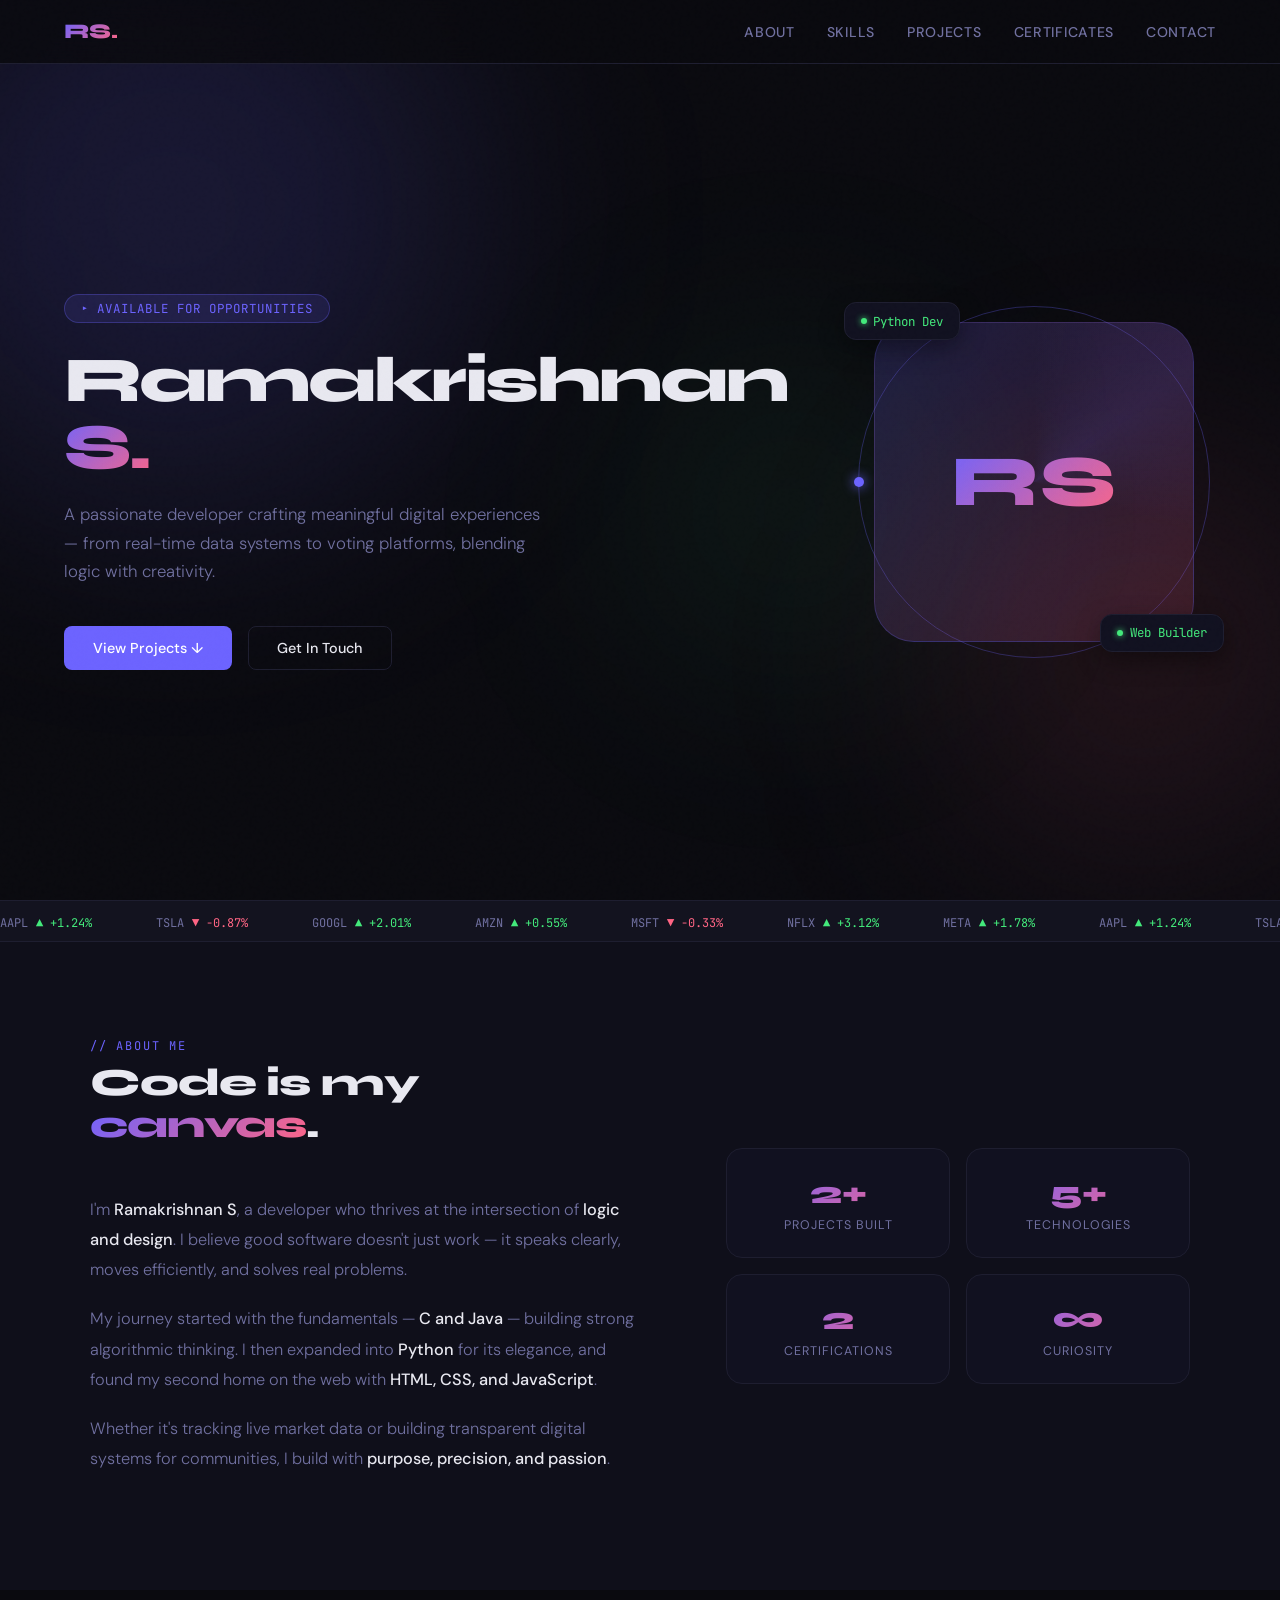
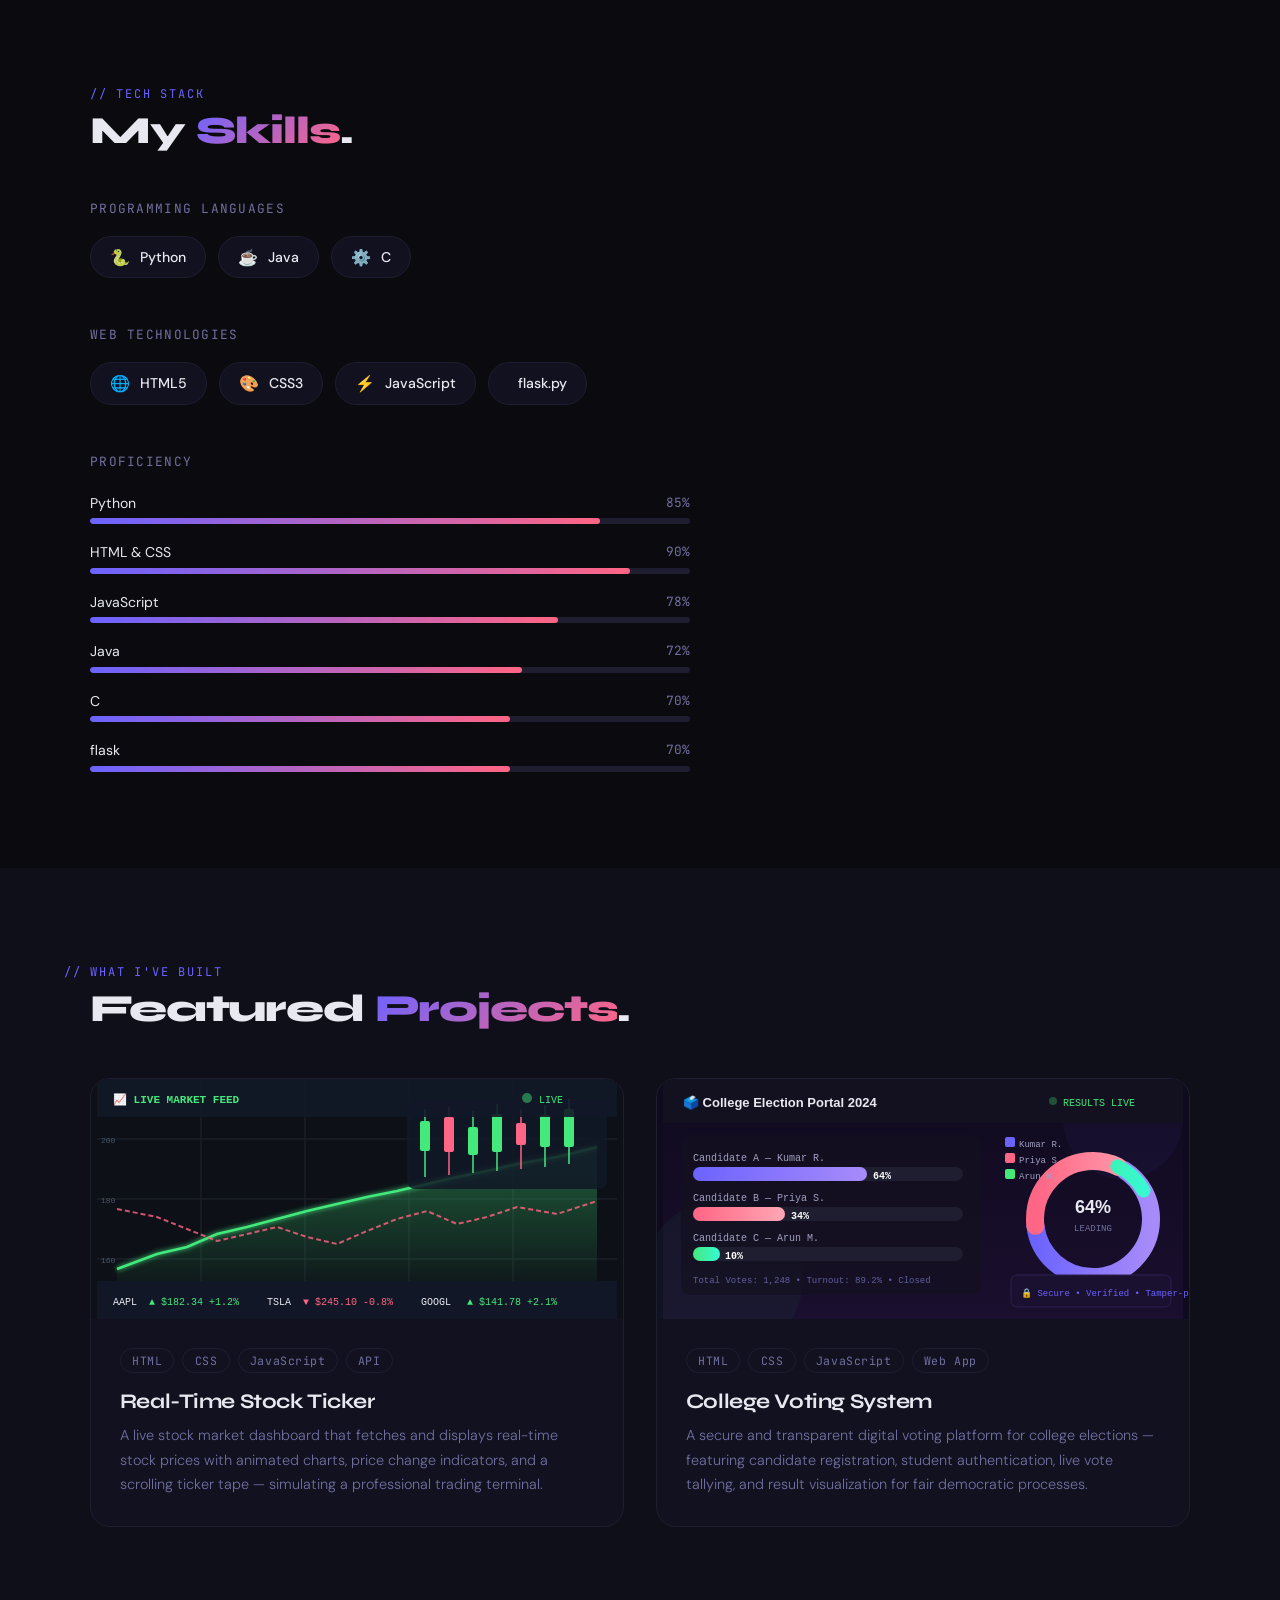
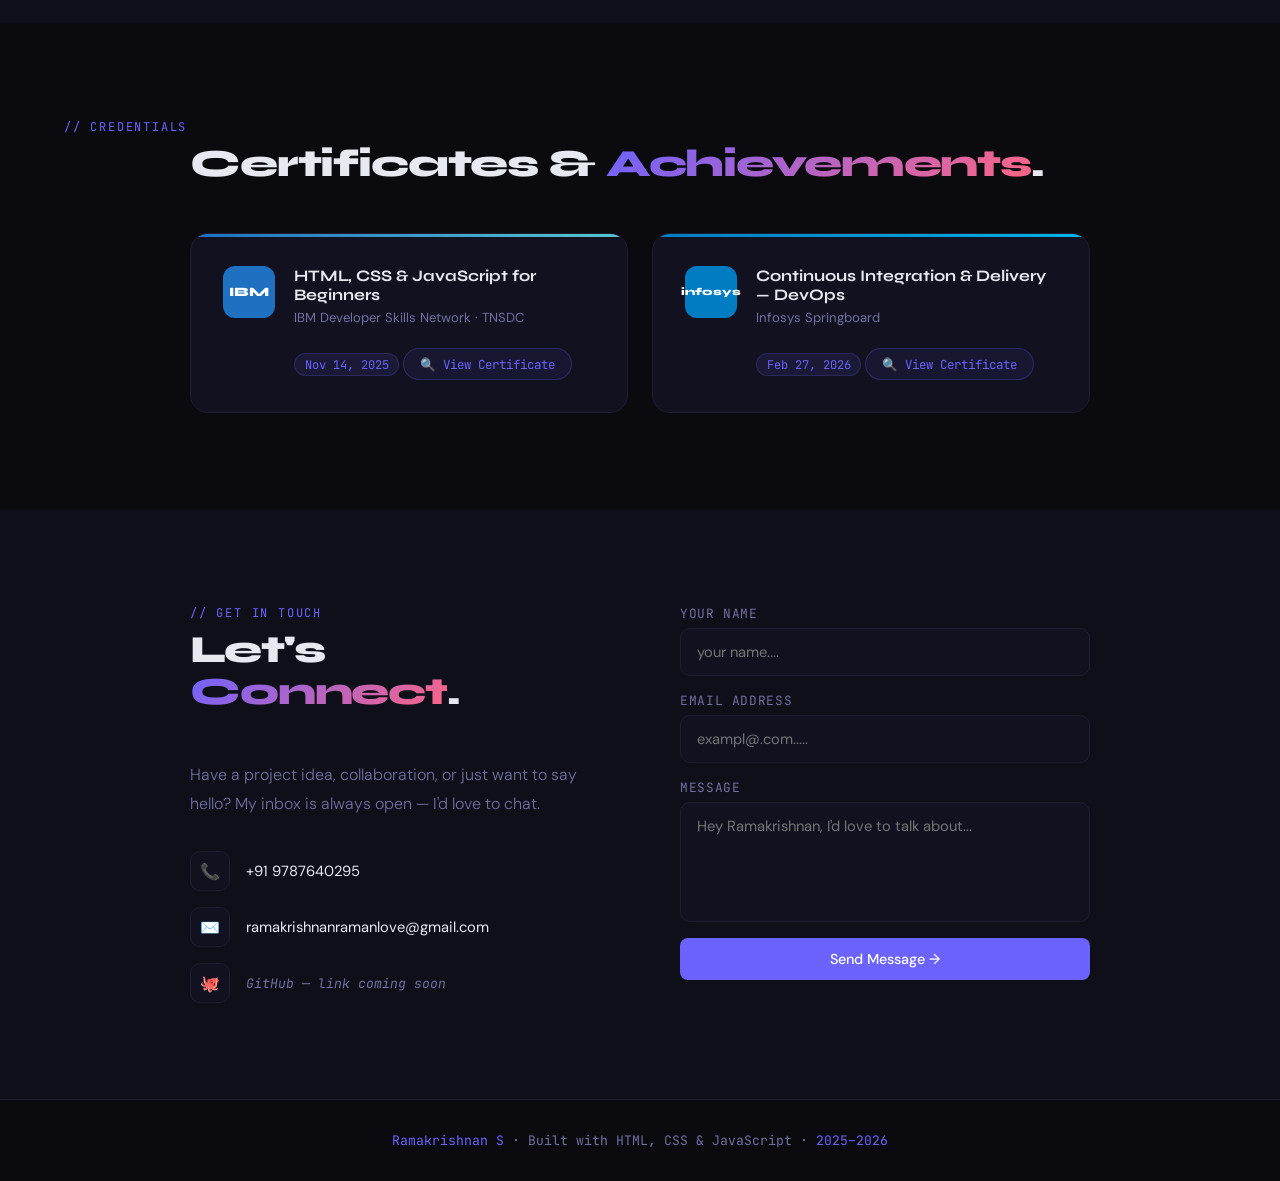
<file: index.html>
<!DOCTYPE html>
<html lang="en">
<head>
  <meta charset="UTF-8" />
  <meta name="viewport" content="width=device-width, initial-scale=1.0" />
  <title>Ramakrishnan S — Portfolio</title>

  <!-- Google Fonts -->
  <link rel="preconnect" href="https://fonts.googleapis.com" />
  <link rel="preconnect" href="https://fonts.gstatic.com" crossorigin />
  <link href="https://fonts.googleapis.com/css2?family=Syne:wght@400;600;700;800&family=DM+Sans:ital,wght@0,300;0,400;0,500;1,300&family=JetBrains+Mono:wght@400;500&display=swap" rel="stylesheet" />

  <!-- Stylesheet -->
  <link rel="stylesheet" href="style.css" />
</head>
<body>

<!-- ══════════════════════════════════════════
     NAVIGATION
══════════════════════════════════════════ -->
<nav>
  <div class="nav-logo">RS.</div>
  <ul class="nav-links">
    <li><a href="#about">About</a></li>
    <li><a href="#skills">Skills</a></li>
    <li><a href="#projects">Projects</a></li>
    <li><a href="#certificates">Certificates</a></li>
    <li><a href="#contact">Contact</a></li>
  </ul>
</nav>

<!-- ══════════════════════════════════════════
     HERO
══════════════════════════════════════════ -->
<section id="hero">
  <div class="hero-blob blob1"></div>
  <div class="hero-blob blob2"></div>
  <div class="hero-blob blob3"></div>

  <div class="hero-inner">
    <div class="hero-text">
      <div class="hero-tag">Available for Opportunities</div>
      <h1 class="hero-name">Ramakrishnan<br><span>S.</span></h1>
      <p class="hero-subtitle">
        A passionate developer crafting meaningful digital experiences —
        from real-time data systems to voting platforms, blending logic with creativity.
      </p>
      <div class="hero-btns">
        <a href="#projects" class="btn btn-primary">View Projects ↓</a>
        <a href="#contact"  class="btn btn-outline">Get In Touch</a>
      </div>
    </div>

    <div class="hero-visual">
      <div class="avatar-wrap">
        <div class="avatar-ring"></div>
        <div class="avatar-box">
          <span class="avatar-initials">RS</span>
        </div>
        <div class="floating-badge badge-tl">
          <span class="badge-dot"></span>
          <span>Python Dev</span>
        </div>
        <div class="floating-badge badge-br">
          <span class="badge-dot"></span>
          <span>Web Builder</span>
        </div>
      </div>
    </div>
  </div>
</section>

<!-- ══════════════════════════════════════════
     LIVE TICKER STRIP
══════════════════════════════════════════ -->
<div class="ticker-strip">
  <div class="ticker-inner">
    <span class="ticker-item">AAPL  <span class="up">▲ +1.24%</span></span>
    <span class="ticker-item">TSLA  <span class="down">▼ -0.87%</span></span>
    <span class="ticker-item">GOOGL <span class="up">▲ +2.01%</span></span>
    <span class="ticker-item">AMZN  <span class="up">▲ +0.55%</span></span>
    <span class="ticker-item">MSFT  <span class="down">▼ -0.33%</span></span>
    <span class="ticker-item">NFLX  <span class="up">▲ +3.12%</span></span>
    <span class="ticker-item">META  <span class="up">▲ +1.78%</span></span>
    <span class="ticker-item">AAPL  <span class="up">▲ +1.24%</span></span>
    <span class="ticker-item">TSLA  <span class="down">▼ -0.87%</span></span>
    <span class="ticker-item">GOOGL <span class="up">▲ +2.01%</span></span>
    <span class="ticker-item">AMZN  <span class="up">▲ +0.55%</span></span>
    <span class="ticker-item">MSFT  <span class="down">▼ -0.33%</span></span>
    <span class="ticker-item">NFLX  <span class="up">▲ +3.12%</span></span>
    <span class="ticker-item">META  <span class="up">▲ +1.78%</span></span>
  </div>
</div>

<!-- ══════════════════════════════════════════
     ABOUT
══════════════════════════════════════════ -->
<section id="about">
  <div class="about-grid reveal">
    <div class="about-text">
      <div class="section-label">// about me</div>
      <h2 class="section-title">Code is my<br><span>canvas</span>.</h2>
      <p>I'm <strong>Ramakrishnan S</strong>, a developer who thrives at the intersection of
        <strong>logic and design</strong>. I believe good software doesn't just work — it speaks
        clearly, moves efficiently, and solves real problems.</p>
      <p>My journey started with the fundamentals — <strong>C and Java</strong> — building strong
        algorithmic thinking. I then expanded into <strong>Python</strong> for its elegance, and
        found my second home on the web with <strong>HTML, CSS, and JavaScript</strong>.</p>
      <p>Whether it's tracking live market data or building transparent digital systems for
        communities, I build with <strong>purpose, precision, and passion</strong>.</p>
    </div>

    <div class="about-stats">
      <div class="stat-card">
        <div class="stat-number">2+</div>
        <div class="stat-label">Projects Built</div>
      </div>
      <div class="stat-card">
        <div class="stat-number">5+</div>
        <div class="stat-label">Technologies</div>
      </div>
      <div class="stat-card">
        <div class="stat-number">2</div>
        <div class="stat-label">Certifications</div>
      </div>
      <div class="stat-card">
        <div class="stat-number">∞</div>
        <div class="stat-label">Curiosity</div>
      </div>
    </div>
  </div>
</section>

<!-- ══════════════════════════════════════════
     SKILLS
══════════════════════════════════════════ -->
<section id="skills">
  <div class="skills-container">

    <div class="reveal">
      <div class="section-label">// tech stack</div>
      <h2 class="section-title">My <span>Skills</span>.</h2>
    </div>

    <div class="reveal">
      <div class="skills-group">
        <div class="skills-group-label">Programming Languages</div>
        <div class="skill-tags">
          <div class="skill-tag"><span class="skill-icon">🐍</span> Python</div>
          <div class="skill-tag"><span class="skill-icon">☕</span> Java</div>
          <div class="skill-tag"><span class="skill-icon">⚙️</span> C</div>
        </div>
      </div>

      <div class="skills-group">
        <div class="skills-group-label">Web Technologies </div>
        <div class="skill-tags">
          <div class="skill-tag"><span class="skill-icon">🌐</span> HTML5</div>
          <div class="skill-tag"><span class="skill-icon">🎨</span> CSS3</div>
          <div class="skill-tag"><span class="skill-icon">⚡</span> JavaScript</div>
          <div class="skill-tag"><span class="skill-icon"></span> flask.py</div>
        </div>
      </div>
    </div>

    <div class="reveal" style="margin-top:2rem;">
      <div class="skills-group-label" style="margin-bottom:1.5rem;">Proficiency</div>
      <div class="skill-bar-list">
        <div class="skill-bar-item">
          <div class="skill-bar-info"><span>Python</span><span>85%</span></div>
          <div class="skill-bar-track"><div class="skill-bar-fill" data-width="85"></div></div>
        </div>
        <div class="skill-bar-item">
          <div class="skill-bar-info"><span>HTML &amp; CSS</span><span>90%</span></div>
          <div class="skill-bar-track"><div class="skill-bar-fill" data-width="90"></div></div>
        </div>
        <div class="skill-bar-item">
          <div class="skill-bar-info"><span>JavaScript</span><span>78%</span></div>
          <div class="skill-bar-track"><div class="skill-bar-fill" data-width="78"></div></div>
        </div>
        <div class="skill-bar-item">
          <div class="skill-bar-info"><span>Java</span><span>72%</span></div>
          <div class="skill-bar-track"><div class="skill-bar-fill" data-width="72"></div></div>
        </div>
        <div class="skill-bar-item">
          <div class="skill-bar-info"><span>C</span><span>70%</span></div>
          <div class="skill-bar-track"><div class="skill-bar-fill" data-width="70"></div></div>
        </div>
        <div class="skill-bar-item">
          <div class="skill-bar-info"><span>flask</span><span>70%</span></div>
          <div class="skill-bar-track"><div class="skill-bar-fill" data-width="70"></div></div>
        </div>
      </div>
    </div>

  </div>
</section>

<!-- ══════════════════════════════════════════
     PROJECTS
══════════════════════════════════════════ -->
<section id="projects">
  <div class="reveal">
    <div class="section-label">// what i've built</div>
    <h2 class="section-title" style="max-width:1100px;margin:0 auto 3rem;">
      Featured <span>Projects</span>.
    </h2>
  </div>

  <div class="projects-grid">

    <!-- Project 1: Real-Time Stock Ticker -->
    <div class="project-card reveal">
      <div class="project-visual" style="height:240px;background:#0d1117;overflow:hidden;">
        <svg viewBox="0 0 520 240" xmlns="http://www.w3.org/2000/svg" style="width:100%;height:100%;">
          <defs>
            <linearGradient id="gUp" x1="0" y1="0" x2="0" y2="1">
              <stop offset="0%"   stop-color="#43e97b" stop-opacity="0.35"/>
              <stop offset="100%" stop-color="#43e97b" stop-opacity="0"/>
            </linearGradient>
            <filter id="glow">
              <feGaussianBlur stdDeviation="2.5" result="blur"/>
              <feMerge><feMergeNode in="blur"/><feMergeNode in="SourceGraphic"/></feMerge>
            </filter>
          </defs>
          <rect width="520" height="240" fill="#0d1117"/>
          <line x1="0" y1="60"  x2="520" y2="60"  stroke="#1e2530" stroke-width="1"/>
          <line x1="0" y1="120" x2="520" y2="120" stroke="#1e2530" stroke-width="1"/>
          <line x1="0" y1="180" x2="520" y2="180" stroke="#1e2530" stroke-width="1"/>
          <line x1="104" y1="0" x2="104" y2="240" stroke="#1e2530" stroke-width="1"/>
          <line x1="208" y1="0" x2="208" y2="240" stroke="#1e2530" stroke-width="1"/>
          <line x1="312" y1="0" x2="312" y2="240" stroke="#1e2530" stroke-width="1"/>
          <line x1="416" y1="0" x2="416" y2="240" stroke="#1e2530" stroke-width="1"/>
          <polygon points="20,190 60,175 90,168 120,155 150,148 180,140 210,132 240,125 270,118 300,112 330,105 360,98 390,92 420,85 460,78 500,68 500,220 20,220" fill="url(#gUp)"/>
          <polyline points="20,190 60,175 90,168 120,155 150,148 180,140 210,132 240,125 270,118 300,112 330,105 360,98 390,92 420,85 460,78 500,68" fill="none" stroke="#43e97b" stroke-width="2.5" filter="url(#glow)"/>
          <polyline points="20,130 60,138 90,150 120,162 150,155 180,148 210,158 240,165 270,152 300,140 330,132 360,145 390,138 420,128 460,135 500,122" fill="none" stroke="#ff6584" stroke-width="2" stroke-dasharray="5,3" opacity="0.8"/>
          <rect x="310" y="20" width="200" height="90" rx="8" fill="#111827" opacity="0.85"/>
          <line x1="328" y1="30" x2="328" y2="98" stroke="#43e97b" stroke-width="1.5"/><rect x="323" y="42" width="10" height="30" rx="2" fill="#43e97b"/>
          <line x1="352" y1="28" x2="352" y2="96" stroke="#ff6584" stroke-width="1.5"/><rect x="347" y="38" width="10" height="35" rx="2" fill="#ff6584"/>
          <line x1="376" y1="32" x2="376" y2="94" stroke="#43e97b" stroke-width="1.5"/><rect x="371" y="48" width="10" height="28" rx="2" fill="#43e97b"/>
          <line x1="400" y1="25" x2="400" y2="92" stroke="#43e97b" stroke-width="1.5"/><rect x="395" y="35" width="10" height="38" rx="2" fill="#43e97b"/>
          <line x1="424" y1="30" x2="424" y2="90" stroke="#ff6584" stroke-width="1.5"/><rect x="419" y="44" width="10" height="22" rx="2" fill="#ff6584"/>
          <line x1="448" y1="26" x2="448" y2="88" stroke="#43e97b" stroke-width="1.5"/><rect x="443" y="36" width="10" height="32" rx="2" fill="#43e97b"/>
          <line x1="472" y1="20" x2="472" y2="85" stroke="#43e97b" stroke-width="1.5"/><rect x="467" y="30" width="10" height="38" rx="2" fill="#43e97b"/>
          <rect x="0" y="0" width="520" height="38" fill="#111827" opacity="0.9"/>
          <text x="16" y="24" font-family="monospace" font-size="11" fill="#43e97b" font-weight="bold">📈 LIVE MARKET FEED</text>
          <circle cx="430" cy="19" r="5" fill="#43e97b"><animate attributeName="opacity" values="1;0.2;1" dur="1.4s" repeatCount="indefinite"/></circle>
          <text x="442" y="24" font-family="monospace" font-size="10" fill="#43e97b">LIVE</text>
          <rect x="0" y="202" width="520" height="38" fill="#111827" opacity="0.95"/>
          <text x="16"  y="226" font-family="monospace" font-size="10" fill="#e8e8f0">AAPL</text>
          <text x="52"  y="226" font-family="monospace" font-size="10" fill="#43e97b">▲ $182.34 +1.2%</text>
          <text x="170" y="226" font-family="monospace" font-size="10" fill="#e8e8f0">TSLA</text>
          <text x="206" y="226" font-family="monospace" font-size="10" fill="#ff6584">▼ $245.10 -0.8%</text>
          <text x="324" y="226" font-family="monospace" font-size="10" fill="#e8e8f0">GOOGL</text>
          <text x="370" y="226" font-family="monospace" font-size="10" fill="#43e97b">▲ $141.78 +2.1%</text>
          <text x="4" y="64"  font-family="monospace" font-size="8" fill="#4a5568">200</text>
          <text x="4" y="124" font-family="monospace" font-size="8" fill="#4a5568">180</text>
          <text x="4" y="184" font-family="monospace" font-size="8" fill="#4a5568">160</text>
        </svg>
      </div>
      <div class="project-body">
        <div class="project-tags">
          <span class="project-tag">HTML</span>
          <span class="project-tag">CSS</span>
          <span class="project-tag">JavaScript</span>
          <span class="project-tag">API</span>
        </div>
        <div class="project-title">Real-Time Stock Ticker</div>
        <p class="project-desc">
          A live stock market dashboard that fetches and displays real-time stock prices with
          animated charts, price change indicators, and a scrolling ticker tape — simulating
          a professional trading terminal.
        </p>
      </div>
    </div>

    <!-- Project 2: College Voting System -->
    <div class="project-card reveal">
      <div class="project-visual" style="height:240px;background:#0f0a1e;overflow:hidden;">
        <svg viewBox="0 0 520 240" xmlns="http://www.w3.org/2000/svg" style="width:100%;height:100%;">
          <defs>
            <linearGradient id="vg1" x1="0" y1="0" x2="1" y2="0"><stop offset="0%" stop-color="#6c63ff"/><stop offset="100%" stop-color="#a78bfa"/></linearGradient>
            <linearGradient id="vg2" x1="0" y1="0" x2="1" y2="0"><stop offset="0%" stop-color="#ff6584"/><stop offset="100%" stop-color="#ffa7b5"/></linearGradient>
            <linearGradient id="vg3" x1="0" y1="0" x2="1" y2="0"><stop offset="0%" stop-color="#43e97b"/><stop offset="100%" stop-color="#38f9d7"/></linearGradient>
            <linearGradient id="bgv" x1="0" y1="0" x2="0" y2="1"><stop offset="0%" stop-color="#0f0a1e"/><stop offset="100%" stop-color="#1a0f2e"/></linearGradient>
          </defs>
          <rect width="520" height="240" fill="url(#bgv)"/>
          <circle cx="460" cy="40"  r="60" fill="#6c63ff" opacity="0.05"/>
          <circle cx="60"  cy="200" r="80" fill="#43e97b" opacity="0.04"/>
          <rect x="0" y="0" width="520" height="44" fill="#13101f" opacity="0.95"/>
          <text x="20" y="28" font-family="sans-serif" font-size="13" fill="#e8e8f0" font-weight="bold">🗳️  College Election Portal 2024</text>
          <circle cx="390" cy="22" r="4" fill="#43e97b"><animate attributeName="opacity" values="1;0.2;1" dur="1.2s" repeatCount="indefinite"/></circle>
          <text x="400" y="27" font-family="monospace" font-size="10" fill="#43e97b">RESULTS LIVE</text>
          <rect x="18" y="56" width="300" height="160" rx="10" fill="#13101f" opacity="0.7"/>
          <text x="30" y="82"  font-family="monospace" font-size="10" fill="#a0a0c0">Candidate A — Kumar R.</text>
          <rect x="30" y="88"  width="270" height="14" rx="7" fill="#1e1e30"/>
          <rect x="30" y="88"  width="174" height="14" rx="7" fill="url(#vg1)"/>
          <text x="210" y="100" font-family="monospace" font-size="10" fill="#fff" font-weight="bold">64%</text>
          <text x="30" y="122" font-family="monospace" font-size="10" fill="#a0a0c0">Candidate B — Priya S.</text>
          <rect x="30" y="128" width="270" height="14" rx="7" fill="#1e1e30"/>
          <rect x="30" y="128" width="92"  height="14" rx="7" fill="url(#vg2)"/>
          <text x="128" y="140" font-family="monospace" font-size="10" fill="#fff" font-weight="bold">34%</text>
          <text x="30" y="162" font-family="monospace" font-size="10" fill="#a0a0c0">Candidate C — Arun M.</text>
          <rect x="30" y="168" width="270" height="14" rx="7" fill="#1e1e30"/>
          <rect x="30" y="168" width="27"  height="14" rx="7" fill="url(#vg3)"/>
          <text x="62" y="180" font-family="monospace" font-size="10" fill="#fff" font-weight="bold">10%</text>
          <text x="30" y="204" font-family="monospace" font-size="9" fill="#6060a0">Total Votes: 1,248  •  Turnout: 89.2%  •  Closed</text>
          <circle cx="430" cy="140" r="58" fill="none" stroke="#1e1e30"    stroke-width="18"/>
          <circle cx="430" cy="140" r="58" fill="none" stroke="url(#vg1)"  stroke-width="18" stroke-dasharray="233 131" stroke-dashoffset="58"   stroke-linecap="round"/>
          <circle cx="430" cy="140" r="58" fill="none" stroke="url(#vg2)"  stroke-width="18" stroke-dasharray="124 240" stroke-dashoffset="-175"  stroke-linecap="round"/>
          <circle cx="430" cy="140" r="58" fill="none" stroke="url(#vg3)"  stroke-width="14" stroke-dasharray="36 328"  stroke-dashoffset="-298"  stroke-linecap="round"/>
          <text x="430" y="134" text-anchor="middle" font-family="sans-serif" font-size="18" fill="#e8e8f0" font-weight="bold">64%</text>
          <text x="430" y="152" text-anchor="middle" font-family="monospace" font-size="9"   fill="#7070a0">LEADING</text>
          <rect x="342" y="58"  width="10" height="10" rx="2" fill="#6c63ff"/>
          <text x="356" y="68"  font-family="monospace" font-size="9" fill="#a0a0c0">Kumar R.</text>
          <rect x="342" y="74"  width="10" height="10" rx="2" fill="#ff6584"/>
          <text x="356" y="84"  font-family="monospace" font-size="9" fill="#a0a0c0">Priya S.</text>
          <rect x="342" y="90"  width="10" height="10" rx="2" fill="#43e97b"/>
          <text x="356" y="100" font-family="monospace" font-size="9" fill="#a0a0c0">Arun M.</text>
          <rect x="348" y="196" width="160" height="32" rx="6" fill="#1a1030" stroke="#2e1e50" stroke-width="1"/>
          <text x="358" y="217" font-family="monospace" font-size="9" fill="#6c63ff">🔒 Secure • Verified • Tamper-proof</text>
        </svg>
      </div>
      <div class="project-body">
        <div class="project-tags">
          <span class="project-tag">HTML</span>
          <span class="project-tag">CSS</span>
          <span class="project-tag">JavaScript</span>
          <span class="project-tag">Web App</span>
        </div>
        <div class="project-title">College Voting System</div>
        <p class="project-desc">
          A secure and transparent digital voting platform for college elections — featuring
          candidate registration, student authentication, live vote tallying, and result
          visualization for fair democratic processes.
        </p>
      </div>
    </div>

  </div>
</section>

<!-- ══════════════════════════════════════════
     CERTIFICATES
══════════════════════════════════════════ -->
<section id="certificates">
  <div class="reveal">
    <div class="section-label">// credentials</div>
    <h2 class="section-title" style="max-width:900px;margin:0 auto 3rem;">
      Certificates &amp; <span>Achievements</span>.
    </h2>
  </div>

  <div class="certs-grid">
    <div class="cert-card ibm reveal">
      <div class="cert-logo ibm-logo">IBM</div>
      <div class="cert-info">
        <div class="cert-name">HTML, CSS &amp; JavaScript for Beginners</div>
        <div class="cert-issuer">IBM Developer Skills Network · TNSDC</div>
        <div class="cert-date">Nov 14, 2025</div>
        <button class="cert-view-btn" onclick="openCert('ibm')">🔍 View Certificate</button>
      </div>
    </div>

    <div class="cert-card infosys reveal">
      <div class="cert-logo infosys-logo">infosys</div>
      <div class="cert-info">
        <div class="cert-name">Continuous Integration &amp; Delivery — DevOps</div>
        <div class="cert-issuer">Infosys Springboard</div>
        <div class="cert-date">Feb 27, 2026</div>
        <button class="cert-view-btn" onclick="openCert('infosys')">🔍 View Certificate</button>
      </div>
    </div>
  </div>
</section>

<!-- ══════════════════════════════════════════
     CONTACT
══════════════════════════════════════════ -->
<section id="contact">
  <div class="contact-wrap">

    <div class="contact-info reveal">
      <div class="section-label">// get in touch</div>
      <h2 class="section-title">Let's <span>Connect</span>.</h2>
      <p>Have a project idea, collaboration, or just want to say hello?
         My inbox is always open — I'd love to chat.</p>
      <ul class="contact-list">
        <li>
          <a href="tel:+919787640295" class="contact-item">
            <div class="contact-icon">📞</div>
            <span>+91 9787640295</span>
          </a>
        </li>
        <li>
          <a href="mailto:ramakrishnanramanlove@gmail.com" class="contact-item">
            <div class="contact-icon">✉️</div>
            <span>ramakrishnanramanlove@gmail.com</span>
          </a>
        </li>
        <li>
          <a href="#" class="contact-item" id="githubLink">
            <div class="contact-icon">🐙</div>
            <span class="github-placeholder">GitHub — link coming soon</span>
          </a>
        </li>
      </ul>
    </div>

    <div class="contact-form reveal">
      <div class="form-group">
        <label for="contactName">Your Name</label>
        <input id="contactName" type="text" placeholder="your name...." />
      </div>
      <div class="form-group">
        <label for="contactEmail">Email Address</label>
        <input id="contactEmail" type="email" placeholder="exampl@.com....." />
      </div>
      <div class="form-group">
        <label for="contactMessage">Message</label>
        <textarea id="contactMessage" placeholder="Hey Ramakrishnan, I'd love to talk about..."></textarea>
      </div>
      <button class="btn btn-primary" onclick="handleSend()"
              style="width:100%;justify-content:center;">
        Send Message →
      </button>
    </div>

  </div>
</section>

<!-- ══════════════════════════════════════════
     FOOTER
══════════════════════════════════════════ -->
<footer>
  <span>Ramakrishnan S</span> · Built with HTML, CSS &amp; JavaScript · <span>2025–2026</span>
</footer>

<!-- ══════════════════════════════════════════
     CERTIFICATE MODAL
══════════════════════════════════════════ -->
<div class="cert-modal-overlay" id="certModal" onclick="handleOverlayClick(event)">
  <div class="cert-modal">

    <div class="cert-modal-header">
      <div class="cert-modal-title">
        <span id="modalTitle">Certificate</span>
        <span class="cert-modal-badge" id="modalBadge">Verified</span>
      </div>
      <div class="cert-modal-close" onclick="closeCert()">✕</div>
    </div>

    <div class="cert-modal-body">

      <!-- IBM -->
      <div id="cert-ibm" class="cert-content">
        <div class="cert-preview-card">
          <div class="cert-preview-icon">🏅</div>
          <div class="cert-preview-name">HTML, CSS &amp; JavaScript for Beginners</div>
          <div class="cert-preview-meta">
            Issued by IBM Developer Skills Network via TamilNadu Skills Development Corporation
          </div>
          <div class="cert-preview-detail">
            <div class="cert-detail-item">
              <div class="cert-detail-label">Recipient</div>
              <div class="cert-detail-value">S. Ramakrishnan</div>
            </div>
            <div class="cert-detail-item">
              <div class="cert-detail-label">Course ID</div>
              <div class="cert-detail-value">WD0102EN</div>
            </div>
            <div class="cert-detail-item">
              <div class="cert-detail-label">Issued On</div>
              <div class="cert-detail-value">November 14, 2025</div>
            </div>
            <div class="cert-detail-item">
              <div class="cert-detail-label">Signed By</div>
              <div class="cert-detail-value">Jagadisha Bhat, IBM India</div>
            </div>
          </div>
        </div>
        <div class="cert-modal-actions">
          <a href="https://courses.tnsdc.skillsnetwork.site/certificates/8c993049a6e34861b558452d6d323648"
             target="_blank" rel="noopener noreferrer"
             class="btn btn-primary" style="font-size:0.85rem;padding:0.6rem 1.4rem;">
            🔗 Verify Online
          </a>
          <a href="raman (1).jpg" target="_blank"
             class="btn btn-outline" style="font-size:0.85rem;padding:0.6rem 1.4rem;">
            📄 Open PDF
          </a>
        </div>
      </div>

      <!-- Infosys -->
      <div id="cert-infosys" class="cert-content">
        <div class="cert-preview-card">
          <div class="cert-preview-icon">🏅</div>
          <div class="cert-preview-name">Continuous Integration &amp; Delivery — DevOps</div>
          <div class="cert-preview-meta">Course Completion Certificate issued by Infosys Springboard</div>
          <div class="cert-preview-detail">
            <div class="cert-detail-item">
              <div class="cert-detail-label">Recipient</div>
              <div class="cert-detail-value">Ramakrishnan S</div>
            </div>
            <div class="cert-detail-item">
              <div class="cert-detail-label">Platform</div>
              <div class="cert-detail-value">Infosys Springboard</div>
            </div>
            <div class="cert-detail-item">
              <div class="cert-detail-label">Issued On</div>
              <div class="cert-detail-value">February 27, 2026</div>
            </div>
            <div class="cert-detail-item">
              <div class="cert-detail-label">Signed By</div>
              <div class="cert-detail-value">Satheesha B. Nanjappa</div>
            </div>
          </div>
        </div>
        <div class="cert-modal-actions">
          <a href="https://verify.onwingspan.com" target="_blank" rel="noopener noreferrer"
             class="btn btn-primary" style="font-size:0.85rem;padding:0.6rem 1.4rem;">
            🔗 Verify Online
          </a>
          <a href="raman (2).jpg" target="_blank"
             class="btn btn-outline" style="font-size:0.85rem;padding:0.6rem 1.4rem;">
            📄 Open PDF
          </a>
        </div>
      </div>

    </div>
  </div>
</div>

<!-- Scripts -->
<script src="script.js"></script>

</body>
</html>
</file>
<file: style.css>
/* ══════════════════════════════════════════
   Ramakrishnan S — Portfolio Stylesheet
   style.css
══════════════════════════════════════════ */

/* ── CSS VARIABLES ── */
:root {
  --bg: #0a0a0f;
  --bg2: #0f0f1a;
  --surface: #13131f;
  --border: #1e1e30;
  --accent: #6c63ff;
  --accent2: #ff6584;
  --accent3: #43e97b;
  --text: #e8e8f0;
  --muted: #7070a0;
  --card: #111120;
}

/* ── RESET ── */
*, *::before, *::after {
  box-sizing: border-box;
  margin: 0;
  padding: 0;
}

html { scroll-behavior: smooth; }

body {
  background: var(--bg);
  color: var(--text);
  font-family: 'DM Sans', sans-serif;
  font-size: 16px;
  overflow-x: hidden;
}

/* ── NOISE OVERLAY ── */
body::before {
  content: '';
  position: fixed;
  inset: 0;
  background-image: url("data:image/svg+xml,%3Csvg viewBox='0 0 256 256' xmlns='http://www.w3.org/2000/svg'%3E%3Cfilter id='noise'%3E%3CfeTurbulence type='fractalNoise' baseFrequency='0.9' numOctaves='4' stitchTiles='stitch'/%3E%3C/filter%3E%3Crect width='100%25' height='100%25' filter='url(%23noise)' opacity='0.04'/%3E%3C/svg%3E");
  pointer-events: none;
  z-index: 9999;
  opacity: 0.4;
}

/* ══════════════════════════════════════════
   NAV
══════════════════════════════════════════ */
nav {
  position: fixed;
  top: 0; left: 0; right: 0;
  z-index: 100;
  display: flex;
  justify-content: space-between;
  align-items: center;
  padding: 1.2rem 5%;
  background: rgba(10, 10, 15, 0.85);
  backdrop-filter: blur(20px);
  border-bottom: 1px solid var(--border);
}

.nav-logo {
  font-family: 'Syne', sans-serif;
  font-weight: 800;
  font-size: 1.3rem;
  background: linear-gradient(135deg, var(--accent), var(--accent2));
  -webkit-background-clip: text;
  -webkit-text-fill-color: transparent;
  letter-spacing: -0.03em;
}

.nav-links {
  display: flex;
  gap: 2rem;
  list-style: none;
}

.nav-links a {
  color: var(--muted);
  text-decoration: none;
  font-size: 0.88rem;
  font-weight: 500;
  letter-spacing: 0.05em;
  text-transform: uppercase;
  transition: color 0.2s;
}

.nav-links a:hover { color: var(--accent); }

/* ══════════════════════════════════════════
   HERO
══════════════════════════════════════════ */
#hero {
  min-height: 100vh;
  display: flex;
  align-items: center;
  justify-content: center;
  padding: 8rem 5% 4rem;
  position: relative;
  overflow: hidden;
}

.hero-blob {
  position: absolute;
  border-radius: 50%;
  filter: blur(120px);
  pointer-events: none;
}

.blob1 { width: 600px; height: 600px; background: rgba(108,99,255,0.15); top: -10%; left: -10%; }
.blob2 { width: 400px; height: 400px; background: rgba(255,101,132,0.1); bottom: 5%; right: -5%; }
.blob3 { width: 300px; height: 300px; background: rgba(67,233,123,0.08); top: 40%; left: 50%; }

.hero-inner {
  display: grid;
  grid-template-columns: 1fr 1fr;
  gap: 4rem;
  align-items: center;
  max-width: 1200px;
  width: 100%;
  position: relative;
  z-index: 1;
}

.hero-tag {
  display: inline-flex;
  align-items: center;
  gap: 0.5rem;
  background: rgba(108,99,255,0.12);
  border: 1px solid rgba(108,99,255,0.3);
  border-radius: 100px;
  padding: 0.3rem 1rem;
  font-size: 0.78rem;
  color: var(--accent);
  letter-spacing: 0.08em;
  text-transform: uppercase;
  margin-bottom: 1.5rem;
  font-family: 'JetBrains Mono', monospace;
  animation: fadeUp 0.6s ease both;
}

.hero-tag::before { content: '▸'; }

h1.hero-name {
  font-family: 'Syne', sans-serif;
  font-weight: 800;
  font-size: clamp(2.8rem, 5vw, 4.5rem);
  line-height: 1.05;
  letter-spacing: -0.04em;
  animation: fadeUp 0.7s 0.1s ease both;
}

h1.hero-name span {
  background: linear-gradient(135deg, var(--accent), var(--accent2));
  -webkit-background-clip: text;
  -webkit-text-fill-color: transparent;
}

.hero-subtitle {
  margin-top: 1.2rem;
  font-size: 1.05rem;
  color: var(--muted);
  line-height: 1.7;
  font-weight: 300;
  max-width: 480px;
  animation: fadeUp 0.7s 0.2s ease both;
}

.hero-btns {
  display: flex;
  gap: 1rem;
  margin-top: 2.5rem;
  flex-wrap: wrap;
  animation: fadeUp 0.7s 0.3s ease both;
}

/* ── Buttons ── */
.btn {
  display: inline-flex;
  align-items: center;
  gap: 0.5rem;
  padding: 0.75rem 1.8rem;
  border-radius: 8px;
  font-size: 0.9rem;
  font-weight: 500;
  cursor: pointer;
  text-decoration: none;
  transition: all 0.2s;
  font-family: 'DM Sans', sans-serif;
}

.btn-primary {
  background: var(--accent);
  color: #fff;
  border: none;
}

.btn-primary:hover {
  background: #5a52e0;
  transform: translateY(-2px);
  box-shadow: 0 8px 25px rgba(108,99,255,0.35);
}

.btn-outline {
  background: transparent;
  color: var(--text);
  border: 1px solid var(--border);
}

.btn-outline:hover {
  border-color: var(--accent);
  color: var(--accent);
  transform: translateY(-2px);
}

/* ── Avatar ── */
.hero-visual {
  display: flex;
  justify-content: center;
  align-items: center;
  animation: fadeUp 0.8s 0.2s ease both;
}

.avatar-wrap {
  position: relative;
  width: 320px;
  height: 320px;
}

.avatar-ring {
  position: absolute;
  inset: -16px;
  border-radius: 50%;
  border: 1px solid rgba(108,99,255,0.3);
  animation: spin 20s linear infinite;
}

.avatar-ring::after {
  content: '';
  position: absolute;
  width: 10px; height: 10px;
  background: var(--accent);
  border-radius: 50%;
  top: 50%; left: -5px;
  transform: translateY(-50%);
  box-shadow: 0 0 12px var(--accent);
}

.avatar-box {
  width: 320px; height: 320px;
  border-radius: 40px;
  background: linear-gradient(135deg, rgba(108,99,255,0.2), rgba(255,101,132,0.15));
  border: 1px solid rgba(108,99,255,0.25);
  display: flex;
  align-items: center;
  justify-content: center;
  position: relative;
  overflow: hidden;
}

.avatar-box::before {
  content: '';
  position: absolute;
  width: 200%; height: 200%;
  background: conic-gradient(from 0deg, transparent, rgba(108,99,255,0.1), transparent 30%);
  animation: spin 8s linear infinite;
}

.avatar-initials {
  position: relative;
  z-index: 1;
  font-family: 'Syne', sans-serif;
  font-size: 4.5rem;
  font-weight: 800;
  background: linear-gradient(135deg, var(--accent), var(--accent2));
  -webkit-background-clip: text;
  -webkit-text-fill-color: transparent;
}

.floating-badge {
  position: absolute;
  background: var(--card);
  border: 1px solid var(--border);
  border-radius: 12px;
  padding: 0.6rem 1rem;
  font-size: 0.78rem;
  font-family: 'JetBrains Mono', monospace;
  color: var(--accent3);
  display: flex;
  align-items: center;
  gap: 0.4rem;
  box-shadow: 0 8px 24px rgba(0,0,0,0.4);
  animation: float 3s ease-in-out infinite;
}

.badge-tl { top: -20px; left: -30px; animation-delay: 0s; }
.badge-br { bottom: -10px; right: -30px; animation-delay: 1.5s; }

.badge-dot {
  width: 6px; height: 6px;
  border-radius: 50%;
  background: var(--accent3);
  box-shadow: 0 0 6px var(--accent3);
}

/* ══════════════════════════════════════════
   SECTIONS — SHARED
══════════════════════════════════════════ */
section { padding: 6rem 5%; }

.section-label {
  font-family: 'JetBrains Mono', monospace;
  font-size: 0.75rem;
  color: var(--accent);
  letter-spacing: 0.15em;
  text-transform: uppercase;
  margin-bottom: 0.5rem;
}

.section-title {
  font-family: 'Syne', sans-serif;
  font-weight: 800;
  font-size: clamp(1.8rem, 3vw, 2.8rem);
  letter-spacing: -0.03em;
  line-height: 1.1;
  margin-bottom: 3rem;
}

.section-title span {
  background: linear-gradient(135deg, var(--accent), var(--accent2));
  -webkit-background-clip: text;
  -webkit-text-fill-color: transparent;
}

/* ══════════════════════════════════════════
   ABOUT
══════════════════════════════════════════ */
#about { background: var(--bg2); }

.about-grid {
  display: grid;
  grid-template-columns: 1.2fr 1fr;
  gap: 5rem;
  align-items: center;
  max-width: 1100px;
  margin: 0 auto;
}

.about-text p {
  color: var(--muted);
  line-height: 1.85;
  font-size: 1.02rem;
  margin-bottom: 1.2rem;
  font-weight: 300;
}

.about-text p strong {
  color: var(--text);
  font-weight: 500;
}

.about-stats {
  display: grid;
  grid-template-columns: 1fr 1fr;
  gap: 1rem;
}

.stat-card {
  background: var(--card);
  border: 1px solid var(--border);
  border-radius: 16px;
  padding: 1.5rem;
  text-align: center;
  transition: border-color 0.2s;
}

.stat-card:hover { border-color: var(--accent); }

.stat-number {
  font-family: 'Syne', sans-serif;
  font-size: 2rem;
  font-weight: 800;
  background: linear-gradient(135deg, var(--accent), var(--accent2));
  -webkit-background-clip: text;
  -webkit-text-fill-color: transparent;
}

.stat-label {
  font-size: 0.78rem;
  color: var(--muted);
  margin-top: 0.3rem;
  text-transform: uppercase;
  letter-spacing: 0.08em;
}

/* ══════════════════════════════════════════
   SKILLS
══════════════════════════════════════════ */
#skills { background: var(--bg); }

.skills-container {
  max-width: 1100px;
  margin: 0 auto;
}

.skills-group { margin-bottom: 3rem; }

.skills-group-label {
  font-size: 0.8rem;
  color: var(--muted);
  letter-spacing: 0.1em;
  text-transform: uppercase;
  font-family: 'JetBrains Mono', monospace;
  margin-bottom: 1.2rem;
}

.skill-tags {
  display: flex;
  flex-wrap: wrap;
  gap: 0.75rem;
}

.skill-tag {
  display: flex;
  align-items: center;
  gap: 0.6rem;
  padding: 0.6rem 1.2rem;
  border-radius: 100px;
  font-size: 0.88rem;
  font-weight: 500;
  border: 1px solid var(--border);
  background: var(--card);
  color: var(--text);
  transition: all 0.2s;
  cursor: default;
}

.skill-tag:hover {
  border-color: var(--accent);
  background: rgba(108,99,255,0.08);
  transform: translateY(-2px);
}

.skill-tag .skill-icon { font-size: 1rem; }

/* Skill bars */
.skill-bar-list {
  display: flex;
  flex-direction: column;
  gap: 1.2rem;
  max-width: 600px;
}

.skill-bar-info {
  display: flex;
  justify-content: space-between;
  margin-bottom: 0.4rem;
  font-size: 0.88rem;
}

.skill-bar-info span:last-child {
  color: var(--muted);
  font-family: 'JetBrains Mono', monospace;
  font-size: 0.8rem;
}

.skill-bar-track {
  height: 6px;
  background: var(--border);
  border-radius: 100px;
  overflow: hidden;
}

.skill-bar-fill {
  height: 100%;
  border-radius: 100px;
  background: linear-gradient(90deg, var(--accent), var(--accent2));
  width: 0%;
  transition: width 1.5s cubic-bezier(0.4, 0, 0.2, 1);
}

/* ══════════════════════════════════════════
   PROJECTS
══════════════════════════════════════════ */
#projects { background: var(--bg2); }

.projects-grid {
  display: grid;
  grid-template-columns: repeat(auto-fit, minmax(460px, 1fr));
  gap: 2rem;
  max-width: 1100px;
  margin: 0 auto;
}

.project-card {
  background: var(--card);
  border: 1px solid var(--border);
  border-radius: 20px;
  overflow: hidden;
  transition: all 0.3s;
}

.project-card:hover {
  border-color: rgba(108,99,255,0.4);
  transform: translateY(-6px);
  box-shadow: 0 20px 60px rgba(0,0,0,0.4), 0 0 0 1px rgba(108,99,255,0.1);
}

.project-visual {
  height: 240px;
  overflow: hidden;
}

.project-body { padding: 1.8rem; }

.project-tags {
  display: flex;
  gap: 0.5rem;
  flex-wrap: wrap;
  margin-bottom: 1rem;
}

.project-tag {
  font-size: 0.72rem;
  padding: 0.25rem 0.7rem;
  border-radius: 100px;
  font-family: 'JetBrains Mono', monospace;
  border: 1px solid var(--border);
  color: var(--muted);
  letter-spacing: 0.05em;
}

.project-title {
  font-family: 'Syne', sans-serif;
  font-size: 1.3rem;
  font-weight: 700;
  margin-bottom: 0.6rem;
  letter-spacing: -0.02em;
}

.project-desc {
  color: var(--muted);
  font-size: 0.9rem;
  line-height: 1.7;
  font-weight: 300;
}

/* ══════════════════════════════════════════
   CERTIFICATES
══════════════════════════════════════════ */
#certificates { background: var(--bg); }

.certs-grid {
  display: grid;
  grid-template-columns: repeat(auto-fit, minmax(320px, 1fr));
  gap: 1.5rem;
  max-width: 900px;
  margin: 0 auto;
}

.cert-card {
  background: var(--card);
  border: 1px solid var(--border);
  border-radius: 18px;
  padding: 2rem;
  display: flex;
  align-items: flex-start;
  gap: 1.2rem;
  transition: all 0.2s;
  position: relative;
  overflow: hidden;
}

/* Coloured top bar per issuer */
.cert-card::before {
  content: '';
  position: absolute;
  top: 0; left: 0; right: 0;
  height: 3px;
}

.cert-card.ibm::before    { background: linear-gradient(90deg, #1f70c1, #56c7d1); }
.cert-card.infosys::before { background: linear-gradient(90deg, #007cc3, #00b3e6); }

.cert-card:hover {
  border-color: rgba(108,99,255,0.3);
  transform: translateY(-3px);
}

.cert-logo {
  width: 52px; height: 52px;
  border-radius: 12px;
  display: flex;
  align-items: center;
  justify-content: center;
  font-weight: 800;
  font-family: 'Syne', sans-serif;
  flex-shrink: 0;
}

.ibm-logo    { background: #1f70c1; color: #fff; font-size: 0.8rem; }
.infosys-logo { background: #007cc3; color: #fff; font-size: 0.65rem; }

.cert-name {
  font-family: 'Syne', sans-serif;
  font-weight: 700;
  font-size: 1rem;
  margin-bottom: 0.3rem;
}

.cert-issuer {
  font-size: 0.82rem;
  color: var(--muted);
  margin-bottom: 0.5rem;
}

.cert-date {
  font-size: 0.75rem;
  color: var(--accent);
  font-family: 'JetBrains Mono', monospace;
  background: rgba(108,99,255,0.1);
  border: 1px solid rgba(108,99,255,0.2);
  border-radius: 100px;
  padding: 0.15rem 0.6rem;
  display: inline-block;
}

/* View Certificate button */
.cert-view-btn {
  display: inline-flex;
  align-items: center;
  gap: 0.4rem;
  margin-top: 0.9rem;
  padding: 0.4rem 1rem;
  border-radius: 100px;
  font-size: 0.78rem;
  font-family: 'JetBrains Mono', monospace;
  color: var(--accent);
  background: rgba(108,99,255,0.08);
  border: 1px solid rgba(108,99,255,0.25);
  cursor: pointer;
  transition: all 0.2s;
}

.cert-view-btn:hover {
  background: rgba(108,99,255,0.18);
  border-color: var(--accent);
  transform: translateY(-1px);
}

/* ── Certificate Modal ── */
.cert-modal-overlay {
  position: fixed;
  inset: 0;
  background: rgba(0,0,0,0.85);
  backdrop-filter: blur(10px);
  z-index: 1000;
  display: flex;
  align-items: center;
  justify-content: center;
  padding: 1.5rem;
  opacity: 0;
  pointer-events: none;
  transition: opacity 0.3s ease;
}

.cert-modal-overlay.open {
  opacity: 1;
  pointer-events: all;
}

.cert-modal {
  background: var(--surface);
  border: 1px solid var(--border);
  border-radius: 20px;
  width: 100%;
  max-width: 820px;
  max-height: 90vh;
  overflow: hidden;
  display: flex;
  flex-direction: column;
  transform: scale(0.92) translateY(20px);
  transition: transform 0.3s ease;
  box-shadow: 0 40px 100px rgba(0,0,0,0.6);
}

.cert-modal-overlay.open .cert-modal {
  transform: scale(1) translateY(0);
}

.cert-modal-header {
  display: flex;
  align-items: center;
  justify-content: space-between;
  padding: 1.2rem 1.5rem;
  border-bottom: 1px solid var(--border);
  flex-shrink: 0;
}

.cert-modal-title {
  font-family: 'Syne', sans-serif;
  font-weight: 700;
  font-size: 1rem;
  display: flex;
  align-items: center;
  gap: 0.7rem;
}

.cert-modal-badge {
  font-size: 0.72rem;
  font-family: 'JetBrains Mono', monospace;
  color: var(--accent);
  background: rgba(108,99,255,0.1);
  border: 1px solid rgba(108,99,255,0.2);
  border-radius: 100px;
  padding: 0.15rem 0.6rem;
}

.cert-modal-close {
  width: 34px; height: 34px;
  background: var(--card);
  border: 1px solid var(--border);
  border-radius: 8px;
  display: flex;
  align-items: center;
  justify-content: center;
  cursor: pointer;
  font-size: 1rem;
  color: var(--muted);
  transition: all 0.2s;
  flex-shrink: 0;
}

.cert-modal-close:hover {
  border-color: var(--accent2);
  color: var(--accent2);
}

.cert-modal-body {
  flex: 1;
  overflow-y: auto;
  padding: 1.5rem;
  display: flex;
  flex-direction: column;
  gap: 1rem;
}

.cert-content { display: none; flex-direction: column; gap: 1rem; }
.cert-content.active { display: flex; }

.cert-preview-card {
  background: var(--card);
  border: 1px solid var(--border);
  border-radius: 16px;
  padding: 2.5rem 2rem;
  text-align: center;
  display: flex;
  flex-direction: column;
  align-items: center;
  gap: 0.8rem;
}

.cert-preview-icon { font-size: 2.8rem; }

.cert-preview-name {
  font-family: 'Syne', sans-serif;
  font-size: 1.2rem;
  font-weight: 700;
}

.cert-preview-meta {
  color: var(--muted);
  font-size: 0.88rem;
  max-width: 440px;
  line-height: 1.6;
}

.cert-preview-detail {
  display: grid;
  grid-template-columns: 1fr 1fr;
  gap: 0.8rem;
  margin-top: 0.5rem;
  width: 100%;
  max-width: 480px;
}

.cert-detail-item {
  background: var(--surface);
  border: 1px solid var(--border);
  border-radius: 10px;
  padding: 0.8rem 1rem;
  text-align: left;
}

.cert-detail-label {
  font-size: 0.7rem;
  color: var(--muted);
  text-transform: uppercase;
  letter-spacing: 0.08em;
  font-family: 'JetBrains Mono', monospace;
  margin-bottom: 0.3rem;
}

.cert-detail-value {
  font-size: 0.88rem;
  font-weight: 500;
}

.cert-modal-actions {
  display: flex;
  gap: 0.8rem;
  justify-content: flex-end;
  flex-wrap: wrap;
}

/* ══════════════════════════════════════════
   CONTACT
══════════════════════════════════════════ */
#contact { background: var(--bg2); }

.contact-wrap {
  max-width: 900px;
  margin: 0 auto;
  display: grid;
  grid-template-columns: 1fr 1fr;
  gap: 5rem;
  align-items: start;
}

.contact-info p {
  color: var(--muted);
  line-height: 1.8;
  margin-bottom: 2rem;
  font-weight: 300;
}

.contact-list {
  list-style: none;
  display: flex;
  flex-direction: column;
  gap: 1rem;
}

.contact-item {
  display: flex;
  align-items: center;
  gap: 1rem;
  color: var(--text);
  font-size: 0.92rem;
  text-decoration: none;
  transition: color 0.2s;
}

.contact-item:hover { color: var(--accent); }

.contact-icon {
  width: 40px; height: 40px;
  background: var(--card);
  border: 1px solid var(--border);
  border-radius: 10px;
  display: flex;
  align-items: center;
  justify-content: center;
  font-size: 1rem;
  flex-shrink: 0;
  transition: border-color 0.2s;
}

.contact-item:hover .contact-icon { border-color: var(--accent); }

.contact-form {
  display: flex;
  flex-direction: column;
  gap: 1rem;
}

.form-group {
  display: flex;
  flex-direction: column;
  gap: 0.4rem;
}

.form-group label {
  font-size: 0.8rem;
  color: var(--muted);
  letter-spacing: 0.05em;
  text-transform: uppercase;
  font-family: 'JetBrains Mono', monospace;
}

.form-group input,
.form-group textarea {
  background: var(--card);
  border: 1px solid var(--border);
  border-radius: 10px;
  padding: 0.8rem 1rem;
  color: var(--text);
  font-family: 'DM Sans', sans-serif;
  font-size: 0.92rem;
  transition: border-color 0.2s;
  resize: none;
}

.form-group input:focus,
.form-group textarea:focus {
  outline: none;
  border-color: var(--accent);
  box-shadow: 0 0 0 3px rgba(108,99,255,0.1);
}

.form-group textarea { min-height: 120px; }

/* GitHub placeholder */
.github-placeholder {
  color: var(--muted);
  font-size: 0.82rem;
  font-family: 'JetBrains Mono', monospace;
  font-style: italic;
}

/* ══════════════════════════════════════════
   TICKER STRIP
══════════════════════════════════════════ */
.ticker-strip {
  background: var(--surface);
  border-top: 1px solid var(--border);
  border-bottom: 1px solid var(--border);
  overflow: hidden;
  padding: 0.6rem 0;
  white-space: nowrap;
}

.ticker-inner {
  display: inline-flex;
  gap: 4rem;
  animation: ticker 25s linear infinite;
  font-family: 'JetBrains Mono', monospace;
  font-size: 0.75rem;
  color: var(--muted);
}

.ticker-item { display: flex; align-items: center; gap: 0.5rem; }
.ticker-item .up   { color: var(--accent3); }
.ticker-item .down { color: var(--accent2); }

/* ══════════════════════════════════════════
   FOOTER
══════════════════════════════════════════ */
footer {
  text-align: center;
  padding: 2rem 5%;
  border-top: 1px solid var(--border);
  color: var(--muted);
  font-size: 0.82rem;
  font-family: 'JetBrains Mono', monospace;
}

footer span { color: var(--accent); }

/* ══════════════════════════════════════════
   SCROLLBAR
══════════════════════════════════════════ */
::-webkit-scrollbar { width: 6px; }
::-webkit-scrollbar-track { background: var(--bg); }
::-webkit-scrollbar-thumb { background: var(--border); border-radius: 100px; }
::-webkit-scrollbar-thumb:hover { background: var(--accent); }

/* ══════════════════════════════════════════
   ANIMATIONS
══════════════════════════════════════════ */
@keyframes fadeUp {
  from { opacity: 0; transform: translateY(24px); }
  to   { opacity: 1; transform: translateY(0); }
}

@keyframes spin {
  to { transform: rotate(360deg); }
}

@keyframes float {
  0%, 100% { transform: translateY(0); }
  50%       { transform: translateY(-8px); }
}

@keyframes ticker {
  from { transform: translateX(0); }
  to   { transform: translateX(-50%); }
}

.reveal {
  opacity: 0;
  transform: translateY(30px);
  transition: opacity 0.7s ease, transform 0.7s ease;
}

.reveal.visible {
  opacity: 1;
  transform: translateY(0);
}

/* ══════════════════════════════════════════
   RESPONSIVE
══════════════════════════════════════════ */
@media (max-width: 900px) {
  .hero-inner       { grid-template-columns: 1fr; text-align: center; }
  .hero-visual      { order: -1; }
  .avatar-wrap,
  .avatar-box       { width: 220px; height: 220px; }
  .avatar-box       { border-radius: 28px; }
  .about-grid       { grid-template-columns: 1fr; gap: 3rem; }
  .contact-wrap     { grid-template-columns: 1fr; gap: 3rem; }
  .projects-grid    { grid-template-columns: 1fr; }
  .nav-links        { display: none; }
  .hero-btns        { justify-content: center; }
  .cert-preview-detail { grid-template-columns: 1fr; }
}
</file>
